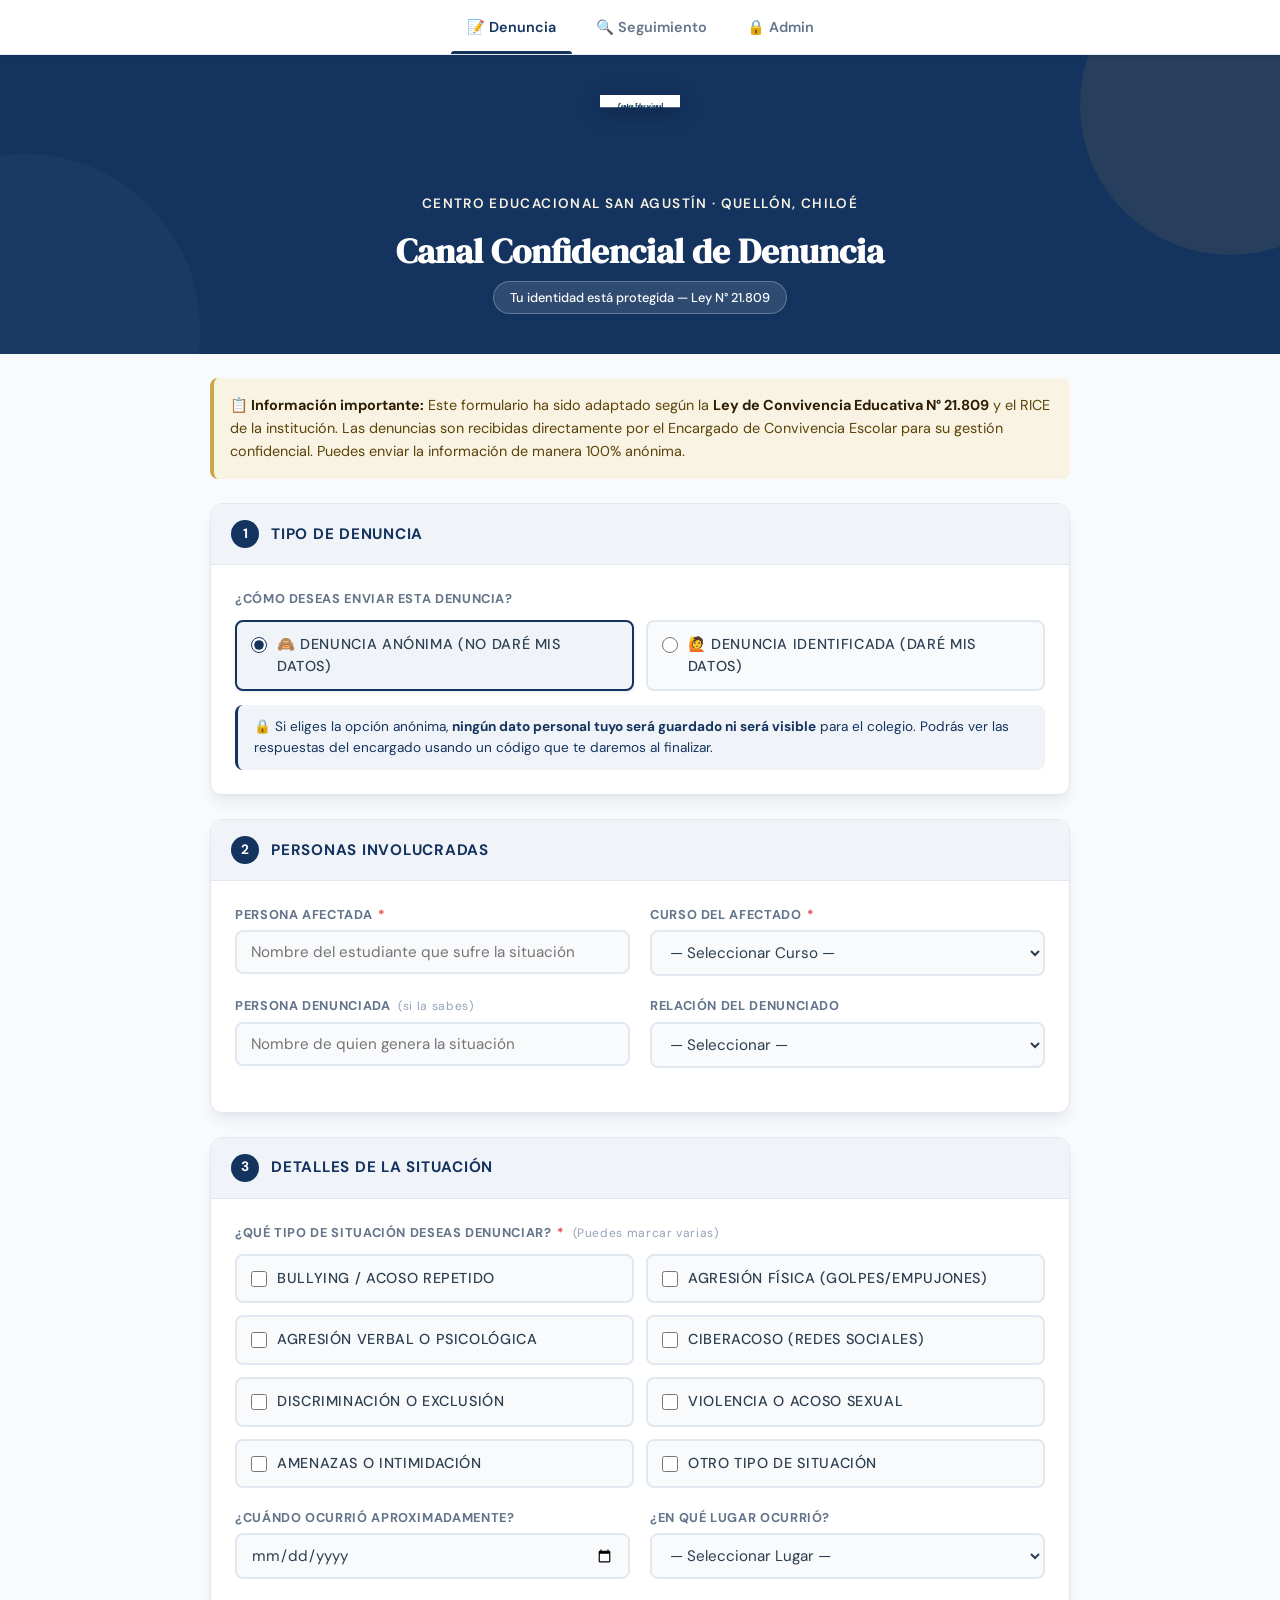
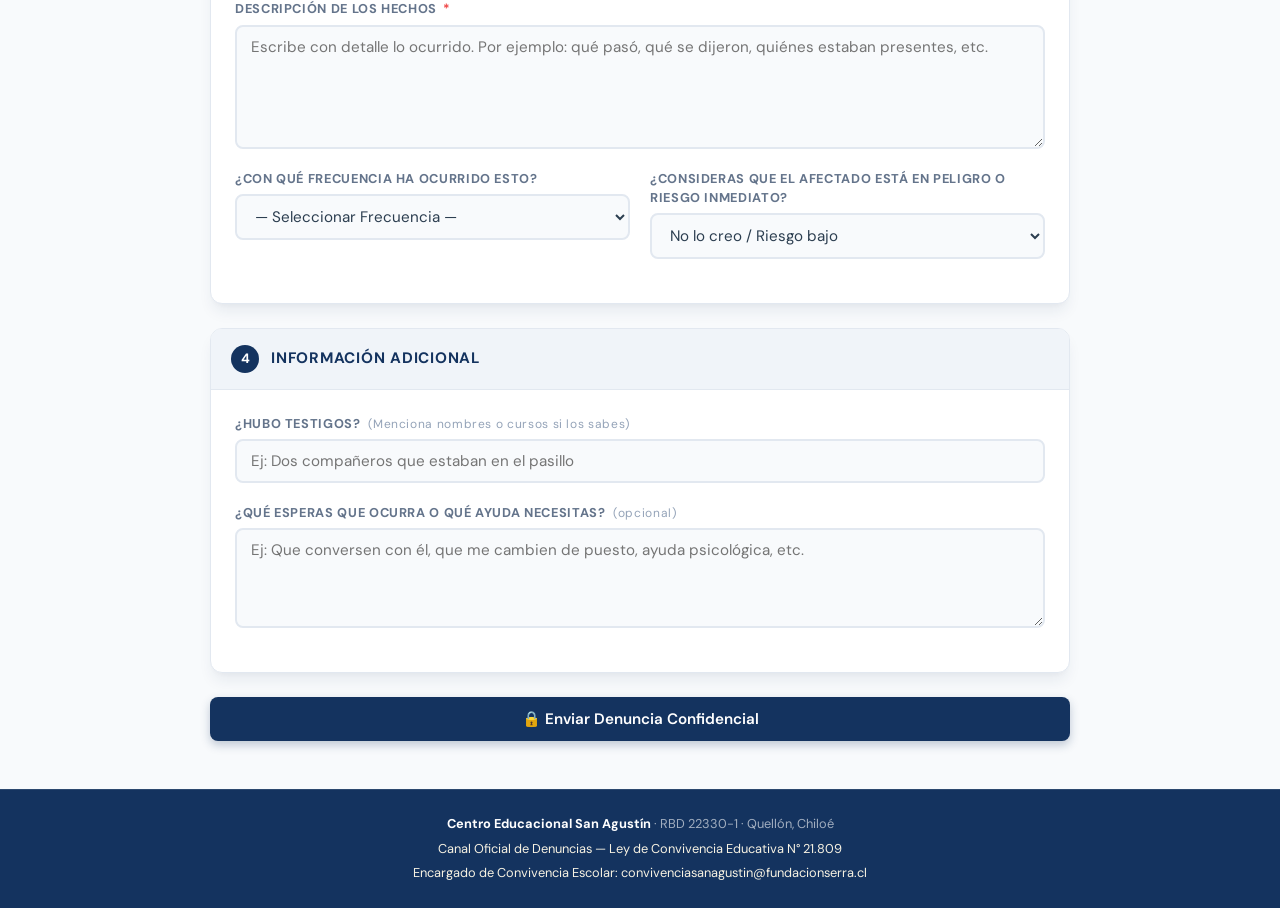
<file: index.html>
<!DOCTYPE html>
<html lang="es">
<head>
  <meta charset="UTF-8">
  <meta name="viewport" content="width=device-width, initial-scale=1.0">
  <title>Canal Confidencial de Denuncia — C.E. San Agustín</title>
  <link rel="stylesheet" href="style.css">
  <link rel="icon" type="image/png" href="logo.png">
  <link rel="apple-touch-icon" href="logo.png">
</head>
<body>

  <!-- NAVEGACIÓN PRINCIPAL (TABS) -->
  <nav class="navbar">
    <div class="nav-container">
      <div class="nav-menu">
        <button class="nav-link active" onclick="switchTab('denuncia')">📝 Denuncia</button>
        <button class="nav-link" onclick="switchTab('seguimiento')">🔍 Seguimiento</button>
        <button class="nav-link" onclick="switchTab('admin')">🔒 Admin</button>
      </div>
    </div>
  </nav>

  <!-- HEADER HERO -->
  <header class="header-hero">
    <div class="header-content">
      <img src="[data-uri]" alt="Logo C.E. San Agustín" class="logo-cole">
      <div class="subtitulo">Centro Educacional San Agustín · Quellón, Chiloé</div>
      <h1>Canal Confidencial de Denuncia</h1>
      <div class="badge-confidencial">Tu identidad está protegida — Ley N° 21.809</div>
    </div>
  </header>

  <!-- CONTENIDO PRINCIPAL -->
  <main class="main-content">

    <!-- 1. PESTAÑA: FORMULARIO DE DENUNCIA -->
    <section id="sec-denuncia" class="view-section active">
      <div class="info-banner">
        <strong>📋 Información importante:</strong> Este formulario ha sido adaptado según la <strong>Ley de Convivencia Educativa N° 21.809</strong> y el RICE de la institución. Las denuncias son recibidas directamente por el Encargado de Convivencia Escolar para su gestión confidencial. Puedes enviar la información de manera 100% anónima.
      </div>

      <div id="form-container">
        <!-- SECCIÓN A: ANONIMATO -->
        <div class="card-section">
          <div class="card-header">
            <div class="card-num">1</div>
            <h2 class="card-title">Tipo de Denuncia</h2>
          </div>
          <div class="card-body">
            <div class="form-group" style="margin-bottom:12px;">
              <label>¿Cómo deseas enviar esta denuncia?</label>
            </div>
            <div class="options-grid">
              <label class="option-card selected" id="opt-anonimo">
                <input type="radio" name="student-anonimo" value="true" checked onchange="toggleIdentidad(true)">
                <span>🙈 Denuncia Anónima (No daré mis datos)</span>
              </label>
              <label class="option-card" id="opt-identificado">
                <input type="radio" name="student-anonimo" value="false" onchange="toggleIdentidad(false)">
                <span>🙋 Denuncia Identificada (Daré mis datos)</span>
              </label>
            </div>

            <!-- Campos colapsables para datos del estudiante -->
            <div id="identidad-panel" class="collapse-panel">
              <div class="form-row">
                <div class="form-group" id="grp-nombre">
                  <label for="student-nombre">Nombre completo <span class="opc">(opcional)</span></label>
                  <input type="text" id="student-nombre" placeholder="Tu nombre y apellido">
                </div>
                <div class="form-group" id="grp-curso">
                  <label for="student-curso">Tu Curso <span class="opc">(opcional)</span></label>
                  <input type="text" id="student-curso" placeholder="Ej: 8° Básico B">
                </div>
              </div>
              <div class="form-row full">
                <div class="form-group">
                  <label for="student-correo">Correo electrónico <span class="opc">(para recibir respuestas directas)</span></label>
                  <input type="text" id="student-correo" placeholder="tu.correo@ejemplo.com">
                </div>
              </div>
            </div>

            <div class="alert-info-box">
              🔒 Si eliges la opción anónima, <strong>ningún dato personal tuyo será guardado ni será visible</strong> para el colegio. Podrás ver las respuestas del encargado usando un código que te daremos al finalizar.
            </div>
          </div>
        </div>

        <!-- SECCIÓN B: PERSONAS INVOLUCRADAS -->
        <div class="card-section">
          <div class="card-header">
            <div class="card-num">2</div>
            <h2 class="card-title">Personas Involucradas</h2>
          </div>
          <div class="card-body">
            <div class="form-row">
              <div class="form-group" id="grp-afectado-nombre">
                <label for="afectado-nombre">Persona Afectada <span class="req">*</span></label>
                <input type="text" id="afectado-nombre" placeholder="Nombre del estudiante que sufre la situación">
                <span class="field-error-msg">Por favor indica el nombre de la persona afectada.</span>
              </div>
              <div class="form-group" id="grp-afectado-curso">
                <label for="afectado-curso">Curso del Afectado <span class="req">*</span></label>
                <select id="afectado-curso">
                  <option value="">— Seleccionar Curso —</option>
                  <optgroup label="Educación Parvularia">
                    <option value="Pre Kinder">Pre Kinder</option>
                    <option value="Kinder">Kinder</option>
                  </optgroup>
                  <optgroup label="Enseñanza Básica">
                    <option value="1° Básico">1° Básico</option>
                    <option value="2° Básico">2° Básico</option>
                    <option value="3° Básico">3° Básico</option>
                    <option value="4° Básico">4° Básico</option>
                    <option value="5° Básico">5° Básico</option>
                    <option value="6° Básico">6° Básico</option>
                    <option value="7° Básico">7° Básico</option>
                    <option value="8° Básico">8° Básico</option>
                  </optgroup>
                  <optgroup label="Enseñanza Media">
                    <option value="1° Medio">1° Medio</option>
                    <option value="2° Medio">2° Medio</option>
                    <option value="3° Medio">3° Medio</option>
                    <option value="4° Medio">4° Medio</option>
                  </optgroup>
                  <option value="No sé / Prefiero no decir">No sé / Prefiero no decir</option>
                </select>
                <span class="field-error-msg">Por favor selecciona un curso.</span>
              </div>
            </div>

            <div class="form-row">
              <div class="form-group">
                <label for="acusado-nombre">Persona denunciada <span class="opc">(si la sabes)</span></label>
                <input type="text" id="acusado-nombre" placeholder="Nombre de quien genera la situación">
              </div>
              <div class="form-group">
                <label for="acusado-rol">Relación del denunciado</label>
                <select id="acusado-rol">
                  <option value="">— Seleccionar —</option>
                  <option value="Estudiante del mismo curso">Estudiante del mismo curso</option>
                  <option value="Estudiante de otro curso">Estudiante de otro curso</option>
                  <option value="Adulto / Personal del colegio">Adulto / Personal del colegio</option>
                  <option value="Persona externa al colegio">Persona externa al colegio</option>
                  <option value="No sé / Prefiero no decir">No sé / Prefiero no decir</option>
                </select>
              </div>
            </div>
          </div>
        </div>

        <!-- SECCIÓN C: DETALLES DE LA SITUACIÓN -->
        <div class="card-section">
          <div class="card-header">
            <div class="card-num">3</div>
            <h2 class="card-title">Detalles de la Situación</h2>
          </div>
          <div class="card-body">
            <div class="form-group" style="margin-bottom:12px;">
              <label>¿Qué tipo de situación deseas denunciar? <span class="req">*</span> <span class="opc">(Puedes marcar varias)</span></label>
            </div>
            <div class="options-grid" id="grp-tipos">
              <label class="option-card">
                <input type="checkbox" name="situacion-tipo" value="Bullying / Acoso escolar repetido">
                <span>Bullying / Acoso repetido</span>
              </label>
              <label class="option-card">
                <input type="checkbox" name="situacion-tipo" value="Agresión física (golpes, empujones)">
                <span>Agresión física (golpes/empujones)</span>
              </label>
              <label class="option-card">
                <input type="checkbox" name="situacion-tipo" value="Agresión verbal o psicológica">
                <span>Agresión verbal o psicológica</span>
              </label>
              <label class="option-card">
                <input type="checkbox" name="situacion-tipo" value="Ciberacoso (redes sociales, WhatsApp)">
                <span>Ciberacoso (redes sociales)</span>
              </label>
              <label class="option-card">
                <input type="checkbox" name="situacion-tipo" value="Discriminación o exclusión social">
                <span>Discriminación o exclusión</span>
              </label>
              <label class="option-card">
                <input type="checkbox" name="situacion-tipo" value="Violencia o acoso de índole sexual">
                <span>Violencia o acoso sexual</span>
              </label>
              <label class="option-card">
                <input type="checkbox" name="situacion-tipo" value="Amenazas o intimidación">
                <span>Amenazas o intimidación</span>
              </label>
              <label class="option-card">
                <input type="checkbox" name="situacion-tipo" value="Otro tipo de situación">
                <span>Otro tipo de situación</span>
              </label>
            </div>
            <div id="err-tipos" class="field-error-msg" style="margin-top:10px;">Debes seleccionar al menos un tipo de situación.</div>

            <div style="height:20px;"></div>

            <div class="form-row">
              <div class="form-group">
                <label for="fecha-hecho">¿Cuándo ocurrió aproximadamente?</label>
                <input type="date" id="fecha-hecho">
              </div>
              <div class="form-group">
                <label for="lugar-hecho">¿En qué lugar ocurrió?</label>
                <select id="lugar-hecho">
                  <option value="">— Seleccionar Lugar —</option>
                  <option value="Sala de clases">Sala de clases</option>
                  <option value="Patio / Área de recreación">Patio / Área de recreación</option>
                  <option value="Baños / Camarines">Baños / Camarines</option>
                  <option value="Pasillos o escalas">Pasillos o escalas</option>
                  <option value="En línea / Redes sociales">En línea / Redes sociales</option>
                  <option value="Fuera del establecimiento">Fuera del establecimiento</option>
                  <option value="Otro lugar">Otro lugar</option>
                </select>
              </div>
            </div>

            <div class="form-row full">
              <div class="form-group" id="grp-descripcion">
                <label for="descripcion-hechos">Descripción de los hechos <span class="req">*</span></label>
                <textarea id="descripcion-hechos" rows="5" placeholder="Escribe con detalle lo ocurrido. Por ejemplo: qué pasó, qué se dijeron, quiénes estaban presentes, etc."></textarea>
                <span class="field-error-msg">Por favor describe brevemente qué ocurrió.</span>
              </div>
            </div>

            <div class="form-row">
              <div class="form-group">
                <label for="frecuencia-hecho">¿Con qué frecuencia ha ocurrido esto?</label>
                <select id="frecuencia-hecho">
                  <option value="">— Seleccionar Frecuencia —</option>
                  <option value="Es la primera vez que ocurre">Es la primera vez que ocurre</option>
                  <option value="Ha ocurrido un par de veces">Ha ocurrido un par de veces</option>
                  <option value="Ocurre con frecuencia (semanalmente)">Ocurre con frecuencia (semanalmente)</option>
                  <option value="Lleva ocurriendo mucho tiempo (meses)">Lleva ocurriendo mucho tiempo (meses)</option>
                  <option value="No sé con certeza">No sé con certeza</option>
                </select>
              </div>
              <div class="form-group">
                <label for="riesgo-afectado">¿Consideras que el afectado está en peligro o riesgo inmediato?</label>
                <select id="riesgo-afectado">
                  <option value="Bajo / Sin riesgo inmediato">No lo creo / Riesgo bajo</option>
                  <option value="Medio / Requiere atención rápida">No estoy seguro / Riesgo medio</option>
                  <option value="Alto / Requiere atención urgente">Sí, está en riesgo inmediato / Riesgo alto</option>
                </select>
              </div>
            </div>
          </div>
        </div>

        <!-- SECCIÓN D: INFORMACIÓN ADICIONAL -->
        <div class="card-section">
          <div class="card-header">
            <div class="card-num">4</div>
            <h2 class="card-title">Información Adicional</h2>
          </div>
          <div class="card-body">
            <div class="form-row full">
              <div class="form-group">
                <label for="testigos-hechos">¿Hubo testigos? <span class="opc">(Menciona nombres o cursos si los sabes)</span></label>
                <input type="text" id="testigos-hechos" placeholder="Ej: Dos compañeros que estaban en el pasillo">
              </div>
            </div>
            <div class="form-row full">
              <div class="form-group">
                <label for="expectativa-resolucion">¿Qué esperas que ocurra o qué ayuda necesitas? <span class="opc">(opcional)</span></label>
                <textarea id="expectativa-resolucion" rows="3" placeholder="Ej: Que conversen con él, que me cambien de puesto, ayuda psicológica, etc."></textarea>
              </div>
            </div>
          </div>
        </div>

        <button class="btn btn-primary btn-block" onclick="submitDenuncia()">
          🔒 Enviar Denuncia Confidencial
        </button>
      </div>

      <!-- Pantalla de Éxito al enviar -->
      <div id="success-container" style="display:none;">
        <div class="card-section success-screen">
          <span class="success-icon">🎉</span>
          <h2>¡Denuncia Recibida con Éxito!</h2>
          <p>
            Tu denuncia ha sido guardada directamente de manera confidencial en el sistema de Convivencia Escolar. Se ha generado un código único para que puedas seguir el estado de tu caso de forma anónima:
          </p>

          <div class="tracking-code-box">
            <div class="tracking-code-title">Código de Seguimiento</div>
            <div class="tracking-code-value" id="display-tracking-code">CSA-1234</div>
            <div class="tracking-code-desc">
              ⚠️ Guarde este código muy bien. Es la única forma en que podrá revisar las respuestas de Convivencia Escolar sin tener que dar su nombre.
            </div>
          </div>

          <button class="btn btn-secondary" onclick="resetForm()">
            Crear otra denuncia
          </button>
        </div>
      </div>
    </section>

    <!-- 2. PESTAÑA: SEGUIMIENTO DE DENUNCIAS -->
    <section id="sec-seguimiento" class="view-section">
      <div class="card-section tracking-search-card">
        <h2>Consulta el Estado de tu Caso</h2>
        <p>Ingresa el código único que recibiste al enviar tu denuncia para ver su estado actual y las respuestas de Convivencia Escolar.</p>
        
        <div class="tracking-input-wrapper">
          <input type="text" id="input-tracking-code" placeholder="Ej: CSA-ABCD" style="text-align:center; font-family:monospace; font-weight:bold; font-size:1.2rem; letter-spacing:1px;">
          <button class="btn btn-primary" onclick="buscarSeguimiento()">🔍 Buscar</button>
        </div>
        <div id="tracking-error" style="color:var(--danger); font-size:0.85rem; font-weight:600; display:none; margin-top:8px;">Código no encontrado. Revisa si está bien escrito.</div>
      </div>

      <!-- Resultados del Seguimiento -->
      <div id="tracking-results" style="display:none;" class="tracking-result-box">
        <div class="tracking-result-header">
          <div class="tracking-meta">
            <h3 id="result-code">CASO CSA-XXXX</h3>
            <span id="result-date">Fecha de envío: 02/06/2026</span>
          </div>
          <div>
            <span class="badge" id="result-status">Recibido</span>
          </div>
        </div>

        <div class="detail-grid" style="margin-bottom:12px;">
          <div class="detail-block">
            <h4>Afectado/a</h4>
            <p id="result-afectado">Juan Pérez (8° Básico B)</p>
          </div>
          <div class="detail-block">
            <h4>Tipo de Situación</h4>
            <p id="result-tipo">Bullying / Acoso escolar</p>
          </div>
        </div>

        <div class="detail-grid">
          <div class="detail-block full">
            <h4>Descripción de los hechos</h4>
            <p id="result-desc" style="background:var(--bg); padding:10px; border-radius:var(--radius-sm); border:1px solid var(--border); font-size:0.9rem;">Detalles...</p>
          </div>
        </div>

        <!-- Respuesta del Encargado -->
        <div class="reply-container" id="result-reply-box">
          <div class="reply-header">
            <span>Respuesta de Convivencia Escolar</span>
            <span id="result-reply-date" style="font-weight:normal; color:var(--text-muted);">02/06/2026</span>
          </div>
          <div class="reply-body" id="result-reply-text">
            Su caso se encuentra en revisión. Nos pondremos en contacto prontamente mediante este portal o citando a las partes correspondientes de acuerdo al RICE.
          </div>
        </div>
      </div>
    </section>

    <!-- 3. PESTAÑA: PANEL DE ADMINISTRACIÓN -->
    <section id="sec-admin" class="view-section">
      
      <!-- Vista de Login -->
      <div id="admin-login-view" class="card-section login-card">
        <h2>Panel del Coordinador</h2>
        <p>Inicia sesión para gestionar las denuncias de convivencia educativa.</p>
        
        <div class="form-group" style="margin-bottom:16px;">
          <label for="admin-password">Contraseña de acceso</label>
          <input type="password" id="admin-password" placeholder="Ingresa la contraseña" onkeypress="handleLoginKeyPress(event)">
          <div id="login-error" style="color:var(--danger); font-size:0.85rem; font-weight:600; display:none; margin-top:6px;">Contraseña incorrecta. Inténtalo de nuevo.</div>
        </div>
        
        <button class="btn btn-primary btn-block" onclick="intentarLogin()">
          🔑 Entrar al Panel
        </button>
      </div>

      <!-- Vista del Dashboard (Escondido hasta iniciar sesión) -->
      <div id="admin-dashboard-view" style="display:none;">
        <div style="display:flex; justify-content:space-between; align-items:center; margin-bottom:20px;">
          <h2 style="font-family:'DM Serif Display', serif; color:var(--primary);">Gestión de Denuncas y Casos</h2>
          <button class="btn btn-secondary btn-header-admin" onclick="logoutAdmin()">Cerrar Sesión</button>
        </div>

        <!-- Tarjetas de resumen -->
        <div class="dashboard-summary-cards">
          <div class="summary-card">
            <span class="summary-card-num" id="stat-totales">0</span>
            <span class="summary-card-label">Casos Totales</span>
          </div>
          <div class="summary-card" style="border-top:3px solid var(--warning);">
            <span class="summary-card-num" id="stat-pendientes" style="color:var(--warning);">0</span>
            <span class="summary-card-label">En Revisión</span>
          </div>
          <div class="summary-card" style="border-top:3px solid var(--success);">
            <span class="summary-card-num" id="stat-resueltos" style="color:var(--success);">0</span>
            <span class="summary-card-label">Resueltos / Cerrados</span>
          </div>
        </div>

        <div class="admin-dashboard">
          
          <!-- Lista de casos (Izquierda) -->
          <div class="admin-sidebar">
            <h3 class="sidebar-title">Bandeja de Casos</h3>
            <div class="admin-cases-list" id="admin-cases-container">
              <!-- Cargado dinámicamente -->
              <div class="admin-no-case" style="min-height:200px;">
                <span>📂</span>
                <p style="font-size:0.85rem;">No hay denuncias registradas.</p>
              </div>
            </div>
          </div>

          <!-- Detalle de caso seleccionado (Derecha) -->
          <div class="admin-case-detail" id="admin-detail-container">
            <div class="admin-no-case">
              <span>👈</span>
              <h3>Selecciona un caso</h3>
              <p>Haz clic en uno de los casos del panel de la izquierda para ver su contenido y gestionarlo.</p>
            </div>
          </div>

        </div>
      </div>

    </section>

  </main>

  <!-- FOOTER -->
  <footer>
    <strong style="color:white">Centro Educacional San Agustín</strong> · RBD 22330-1 · Quellón, Chiloé<br>
    <span>Canal Oficial de Denuncias — Ley de Convivencia Educativa N° 21.809</span>
    <span>Encargado de Convivencia Escolar: convivenciasanagustin@fundacionserra.cl</span>
  </footer>

  <script src="app.js"></script>
</body>
</html>
</file>
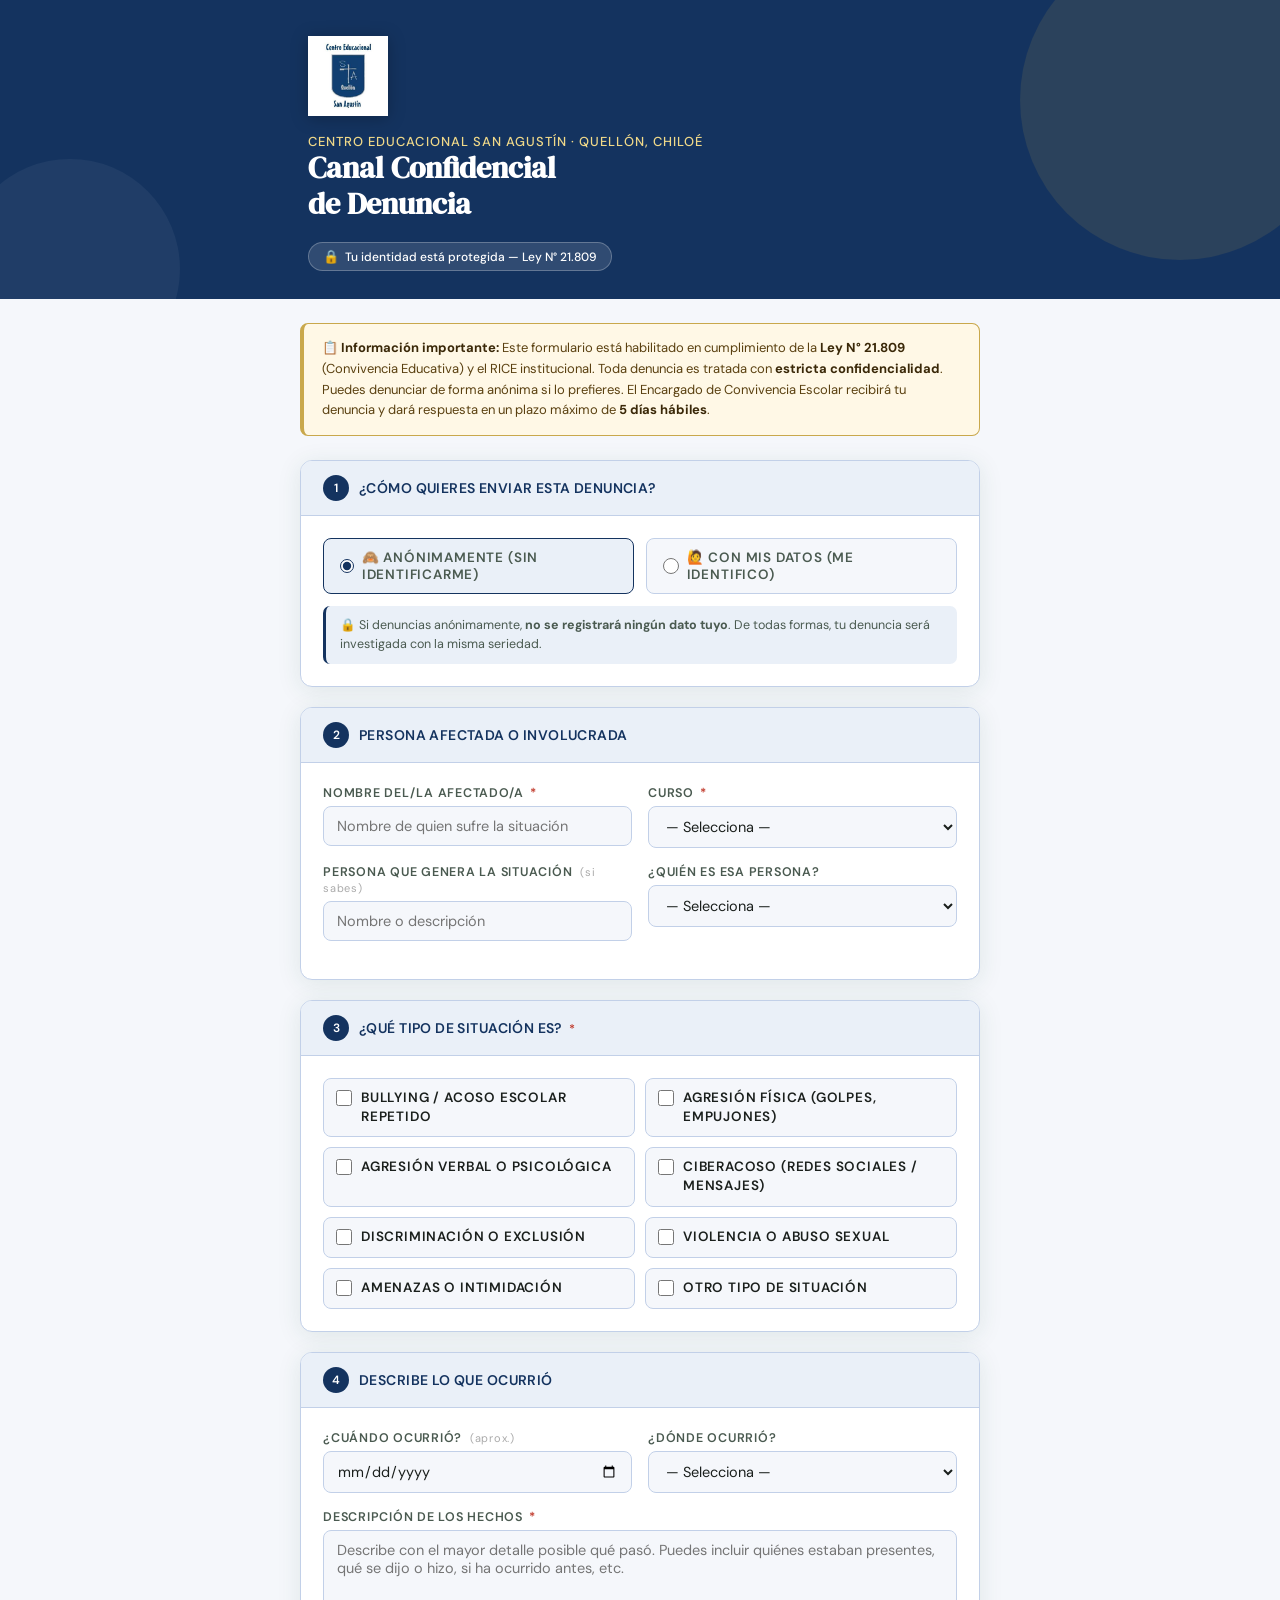
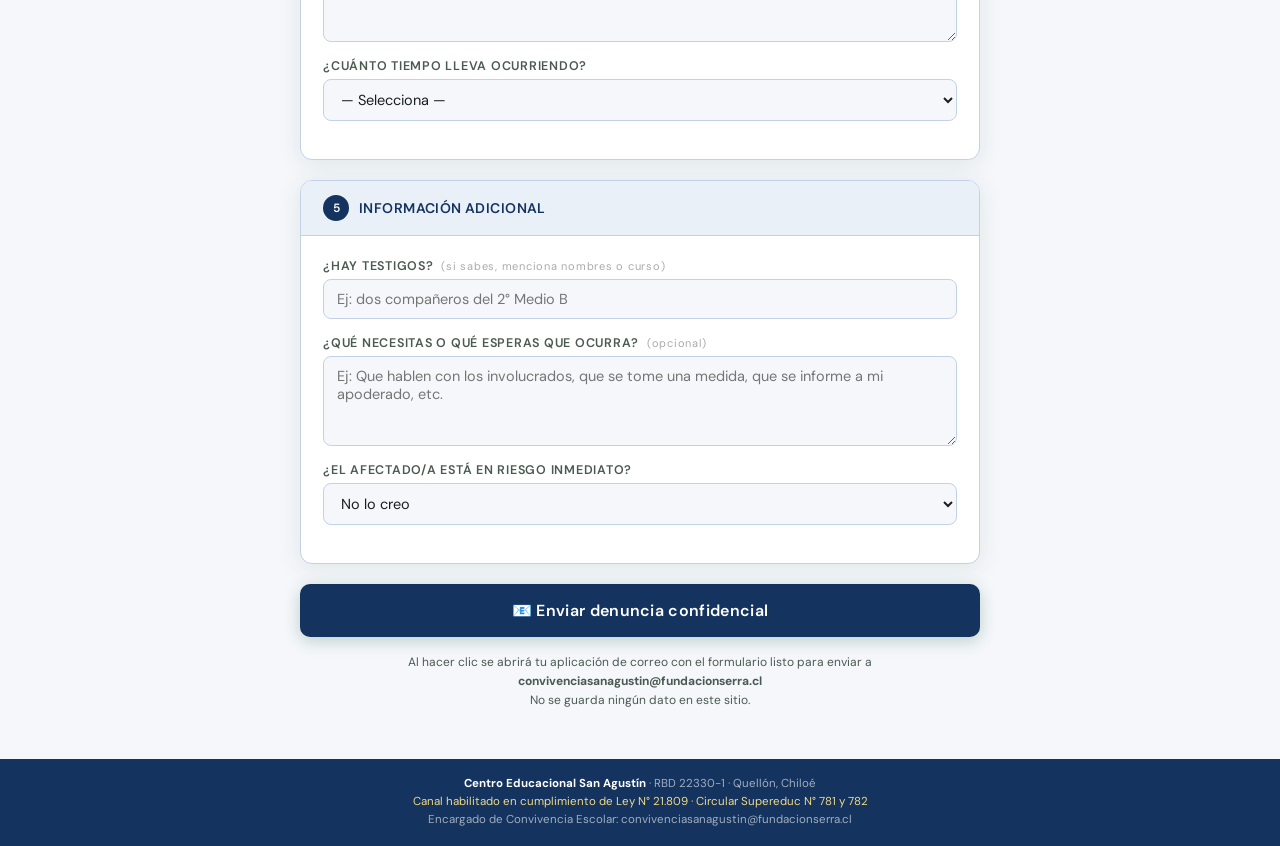
<file: canal denuncia sanagustin.html>
<!DOCTYPE html>
<html lang="es">
<head>
<meta charset="UTF-8">
<meta name="viewport" content="width=device-width, initial-scale=1.0">
<title>Canal Confidencial de Denuncia — C.E. San Agustín</title>
<link href="https://fonts.googleapis.com/css2?family=DM+Serif+Display:ital@0;1&family=DM+Sans:wght@300;400;500;600&display=swap" rel="stylesheet">
<style>
  :root {
    --verde: #14335f;
    --verde-claro: #1e4a85;
    --verde-suave: #eaf0f8;
    --dorado: #c9a84c;
    --dorado-claro: #f0d989;
    --texto: #1a1f1c;
    --texto-suave: #4a5a50;
    --borde: #c2d0e8;
    --fondo: #f5f7fb;
    --blanco: #ffffff;
    --rojo: #c0392b;
    --sombra: 0 4px 24px rgba(26,92,56,0.10);
  }

  *, *::before, *::after { box-sizing: border-box; margin: 0; padding: 0; }

  body {
    font-family: 'DM Sans', sans-serif;
    background: var(--fondo);
    color: var(--texto);
    min-height: 100vh;
    display: flex;
    flex-direction: column;
    align-items: center;
  }

  /* HEADER */
  .header {
    width: 100%;
    background: var(--verde);
    padding: 0;
    position: relative;
    overflow: hidden;
  }
  .header::before {
    content: '';
    position: absolute;
    right: -60px; top: -60px;
    width: 320px; height: 320px;
    border-radius: 50%;
    background: rgba(201,168,76,0.12);
    pointer-events: none;
  }
  .header::after {
    content: '';
    position: absolute;
    left: -40px; bottom: -80px;
    width: 220px; height: 220px;
    border-radius: 50%;
    background: rgba(255,255,255,0.05);
    pointer-events: none;
  }
  .header-inner {
    max-width: 720px;
    margin: 0 auto;
    padding: 36px 28px 28px;
    position: relative;
    z-index: 1;
  }

  .header h1 {
    font-family: 'DM Serif Display', serif;
    font-size: clamp(22px, 4vw, 30px);
    color: var(--blanco);
    line-height: 1.2;
    margin-bottom: 6px;
  }
  .header .subtitulo {
    color: var(--dorado-claro);
    font-size: 13px;
    font-weight: 500;
    letter-spacing: 0.08em;
    text-transform: uppercase;
  }
  .badge-confidencial {
    display: inline-flex;
    align-items: center;
    gap: 6px;
    background: rgba(255,255,255,0.12);
    border: 1px solid rgba(255,255,255,0.25);
    border-radius: 20px;
    padding: 5px 14px;
    font-size: 12px;
    color: var(--blanco);
    margin-top: 14px;
    font-weight: 500;
  }
  .badge-confidencial::before { content: '🔒'; font-size: 13px; }

  /* AVISO LEGAL */
  .aviso {
    max-width: 720px;
    width: 100%;
    margin: 24px auto 0;
    padding: 0 20px;
  }
  .aviso-box {
    background: #fff8e6;
    border: 1px solid var(--dorado);
    border-left: 4px solid var(--dorado);
    border-radius: 8px;
    padding: 14px 18px;
    font-size: 13px;
    color: #5a4010;
    line-height: 1.6;
  }
  .aviso-box strong { color: #3a2808; }

  /* FORM CONTAINER */
  .form-wrap {
    max-width: 720px;
    width: 100%;
    margin: 24px auto 48px;
    padding: 0 20px;
  }

  .section-card {
    background: var(--blanco);
    border-radius: 12px;
    border: 1px solid var(--borde);
    box-shadow: var(--sombra);
    margin-bottom: 20px;
    overflow: hidden;
    animation: fadeUp 0.4s ease both;
  }
  .section-card:nth-child(2) { animation-delay: 0.07s; }
  .section-card:nth-child(3) { animation-delay: 0.14s; }
  .section-card:nth-child(4) { animation-delay: 0.21s; }
  .section-card:nth-child(5) { animation-delay: 0.28s; }

  @keyframes fadeUp {
    from { opacity: 0; transform: translateY(16px); }
    to   { opacity: 1; transform: translateY(0); }
  }

  .section-header {
    background: var(--verde-suave);
    border-bottom: 1px solid var(--borde);
    padding: 14px 22px;
    display: flex;
    align-items: center;
    gap: 10px;
  }
  .section-num {
    width: 26px; height: 26px;
    background: var(--verde);
    color: white;
    border-radius: 50%;
    display: flex; align-items: center; justify-content: center;
    font-size: 12px;
    font-weight: 600;
    flex-shrink: 0;
  }
  .section-title {
    font-weight: 600;
    font-size: 14px;
    color: var(--verde);
    letter-spacing: 0.03em;
    text-transform: uppercase;
  }

  .section-body { padding: 22px; }

  .field-row {
    display: grid;
    grid-template-columns: 1fr 1fr;
    gap: 16px;
    margin-bottom: 16px;
  }
  .field-row.full { grid-template-columns: 1fr; }
  @media (max-width: 520px) {
    .field-row { grid-template-columns: 1fr; }
  }

  .field { display: flex; flex-direction: column; gap: 5px; }

  label {
    font-size: 12.5px;
    font-weight: 600;
    color: var(--texto-suave);
    text-transform: uppercase;
    letter-spacing: 0.06em;
  }
  label .req { color: var(--rojo); margin-left: 2px; }
  label .opc { color: #aaa; font-weight: 400; text-transform: none; font-size: 11px; margin-left: 4px; }

  input[type="text"],
  input[type="date"],
  select,
  textarea {
    font-family: 'DM Sans', sans-serif;
    font-size: 14.5px;
    border: 1.5px solid var(--borde);
    border-radius: 8px;
    padding: 10px 13px;
    color: var(--texto);
    background: var(--fondo);
    transition: border-color 0.2s, box-shadow 0.2s;
    outline: none;
    width: 100%;
  }
  input:focus, select:focus, textarea:focus {
    border-color: var(--verde-claro);
    box-shadow: 0 0 0 3px rgba(45,138,88,0.12);
    background: var(--blanco);
  }
  textarea { resize: vertical; min-height: 90px; }

  /* Checkboxes de tipo acoso */
  .check-grid {
    display: grid;
    grid-template-columns: 1fr 1fr;
    gap: 10px;
  }
  @media (max-width: 480px) { .check-grid { grid-template-columns: 1fr; } }

  .check-item {
    display: flex;
    align-items: flex-start;
    gap: 9px;
    cursor: pointer;
    background: var(--fondo);
    border: 1.5px solid var(--borde);
    border-radius: 8px;
    padding: 10px 12px;
    transition: border-color 0.2s, background 0.2s;
    font-size: 13.5px;
    color: var(--texto);
    line-height: 1.4;
  }
  .check-item:hover { border-color: var(--verde-claro); background: var(--verde-suave); }
  .check-item input[type="checkbox"] {
    width: 16px; height: 16px;
    margin-top: 1px;
    accent-color: var(--verde);
    flex-shrink: 0;
    cursor: pointer;
    border: none;
    padding: 0;
    background: none;
  }
  .check-item.checked {
    border-color: var(--verde);
    background: var(--verde-suave);
  }

  /* Radio buttons anonimato */
  .radio-group { display: flex; gap: 12px; flex-wrap: wrap; }
  .radio-item {
    display: flex; align-items: center; gap: 8px;
    cursor: pointer;
    background: var(--fondo);
    border: 1.5px solid var(--borde);
    border-radius: 8px;
    padding: 10px 16px;
    font-size: 13.5px;
    transition: all 0.2s;
    flex: 1; min-width: 140px;
  }
  .radio-item:hover { border-color: var(--verde-claro); background: var(--verde-suave); }
  .radio-item input[type="radio"] {
    accent-color: var(--verde);
    width: 16px; height: 16px;
    cursor: pointer;
    border: none; padding: 0; background: none;
  }
  .radio-item.selected { border-color: var(--verde); background: var(--verde-suave); }

  /* Campos opcionales denunciante */
  #bloque-identidad {
    overflow: hidden;
    transition: max-height 0.35s ease, opacity 0.3s;
    max-height: 0;
    opacity: 0;
  }
  #bloque-identidad.visible {
    max-height: 300px;
    opacity: 1;
  }

  /* Nota anonimato */
  .nota-anonimo {
    font-size: 12.5px;
    color: var(--texto-suave);
    background: var(--verde-suave);
    border-radius: 7px;
    padding: 10px 14px;
    margin-top: 12px;
    line-height: 1.5;
    border-left: 3px solid var(--verde);
  }

  /* BOTÓN ENVIAR */
  .btn-enviar {
    width: 100%;
    background: var(--verde);
    color: var(--blanco);
    border: none;
    border-radius: 10px;
    padding: 16px 24px;
    font-family: 'DM Sans', sans-serif;
    font-size: 16px;
    font-weight: 600;
    cursor: pointer;
    display: flex;
    align-items: center;
    justify-content: center;
    gap: 10px;
    transition: background 0.2s, transform 0.1s, box-shadow 0.2s;
    box-shadow: 0 4px 16px rgba(26,92,56,0.25);
    letter-spacing: 0.02em;
    margin-bottom: 16px;
  }
  .btn-enviar:hover {
    background: var(--verde-claro);
    box-shadow: 0 6px 20px rgba(26,92,56,0.35);
    transform: translateY(-1px);
  }
  .btn-enviar:active { transform: translateY(0); }

  .nota-envio {
    font-size: 12px;
    color: var(--texto-suave);
    text-align: center;
    line-height: 1.6;
    padding: 0 8px;
  }

  /* CONFIRMACIÓN */
  #confirmacion {
    display: none;
    background: var(--blanco);
    border-radius: 12px;
    border: 1px solid var(--borde);
    box-shadow: var(--sombra);
    padding: 36px 28px;
    text-align: center;
    margin-bottom: 20px;
  }
  #confirmacion .icono-ok {
    font-size: 48px;
    margin-bottom: 16px;
    display: block;
  }
  #confirmacion h2 {
    font-family: 'DM Serif Display', serif;
    font-size: 22px;
    color: var(--verde);
    margin-bottom: 10px;
  }
  #confirmacion p {
    font-size: 14px;
    color: var(--texto-suave);
    line-height: 1.7;
    max-width: 480px;
    margin: 0 auto 20px;
  }
  .btn-nueva {
    background: var(--verde-suave);
    color: var(--verde);
    border: 1.5px solid var(--verde);
    border-radius: 8px;
    padding: 10px 24px;
    font-family: 'DM Sans', sans-serif;
    font-size: 14px;
    font-weight: 600;
    cursor: pointer;
    transition: all 0.2s;
  }
  .btn-nueva:hover { background: var(--verde); color: white; }

  /* FOOTER */
  footer {
    width: 100%;
    background: var(--verde);
    color: rgba(255,255,255,0.6);
    font-size: 11.5px;
    text-align: center;
    padding: 16px 20px;
    line-height: 1.6;
    margin-top: auto;
  }
  footer span { color: var(--dorado-claro); }

  /* ERROR inline */
  .error-msg {
    font-size: 12px;
    color: var(--rojo);
    margin-top: 3px;
    display: none;
  }
  .field.invalid input,
  .field.invalid textarea,
  .field.invalid select {
    border-color: var(--rojo);
  }
  .field.invalid .error-msg { display: block; }
</style>
</head>
<body>

<!-- HEADER -->
<header class="header">
  <div class="header-inner">
    <img src="[data-uri]" alt="Logo C.E. San Agustín" style="width:80px;height:80px;object-fit:contain;margin-bottom:12px;filter:drop-shadow(0 2px 8px rgba(0,0,0,0.25));">
    <div class="subtitulo">Centro Educacional San Agustín · Quellón, Chiloé</div>
    <h1>Canal Confidencial<br>de Denuncia</h1>
    <div class="badge-confidencial">Tu identidad está protegida — Ley N° 21.809</div>
  </div>
</header>

<!-- AVISO LEGAL -->
<div class="aviso">
  <div class="aviso-box">
    <strong>📋 Información importante:</strong> Este formulario está habilitado en cumplimiento de la <strong>Ley N° 21.809</strong> (Convivencia Educativa) y el RICE institucional. Toda denuncia es tratada con <strong>estricta confidencialidad</strong>. Puedes denunciar de forma anónima si lo prefieres. El Encargado de Convivencia Escolar recibirá tu denuncia y dará respuesta en un plazo máximo de <strong>5 días hábiles</strong>.
  </div>
</div>

<!-- FORMULARIO -->
<div class="form-wrap">
  <div id="formulario-container">

    <!-- SECCIÓN 1: ¿QUIÉN REPORTA? -->
    <div class="section-card">
      <div class="section-header">
        <div class="section-num">1</div>
        <div class="section-title">¿Cómo quieres enviar esta denuncia?</div>
      </div>
      <div class="section-body">
        <div class="radio-group" id="radio-anonimo">
          <label class="radio-item" id="lbl-anonimo">
            <input type="radio" name="anonimo" value="anonimo" checked onchange="toggleIdentidad(this)">
            🙈 Anónimamente (sin identificarme)
          </label>
          <label class="radio-item" id="lbl-identificado">
            <input type="radio" name="anonimo" value="identificado" onchange="toggleIdentidad(this)">
            🙋 Con mis datos (me identifico)
          </label>
        </div>

        <div id="bloque-identidad">
          <div style="height:14px"></div>
          <div class="field-row">
            <div class="field" id="f-nombre">
              <label>Nombre completo <span class="opc">(opcional)</span></label>
              <input type="text" id="nombre" placeholder="Tu nombre y apellido">
            </div>
            <div class="field" id="f-curso">
              <label>Curso <span class="opc">(opcional)</span></label>
              <input type="text" id="curso-denunciante" placeholder="Ej: 2° Medio A">
            </div>
          </div>
          <div class="field-row full">
            <div class="field">
              <label>Correo electrónico <span class="opc">(para recibir respuesta)</span></label>
              <input type="text" id="correo" placeholder="tu.correo@gmail.com">
            </div>
          </div>
        </div>

        <div class="nota-anonimo">
          🔒 Si denuncias anónimamente, <strong>no se registrará ningún dato tuyo</strong>. De todas formas, tu denuncia será investigada con la misma seriedad.
        </div>
      </div>
    </div>

    <!-- SECCIÓN 2: ¿QUIÉN ES AFECTADO? -->
    <div class="section-card">
      <div class="section-header">
        <div class="section-num">2</div>
        <div class="section-title">Persona afectada o involucrada</div>
      </div>
      <div class="section-body">
        <div class="field-row">
          <div class="field" id="f-afectado-nombre">
            <label>Nombre del/la afectado/a <span class="req">*</span></label>
            <input type="text" id="afectado-nombre" placeholder="Nombre de quien sufre la situación">
            <span class="error-msg">Por favor indica el nombre del/la afectado/a.</span>
          </div>
          <div class="field" id="f-afectado-curso">
            <label>Curso <span class="req">*</span></label>
            <select id="afectado-curso">
              <option value="">— Selecciona —</option>
              <optgroup label="Educación Parvularia">
                <option>Pre Kinder</option>
                <option>Kinder</option>
              </optgroup>
              <optgroup label="Enseñanza Básica">
                <option>1° Básico</option>
                <option>2° Básico</option>
                <option>3° Básico</option>
                <option>4° Básico</option>
                <option>5° Básico</option>
                <option>6° Básico</option>
                <option>7° Básico</option>
                <option>8° Básico</option>
              </optgroup>
              <optgroup label="Enseñanza Media">
                <option>1° Medio</option>
                <option>2° Medio</option>
                <option>3° Medio</option>
                <option>4° Medio</option>
              </optgroup>
              <option>No sé / Prefiero no decir</option>
            </select>
            <span class="error-msg">Selecciona un curso.</span>
          </div>
        </div>
        <div class="field-row">
          <div class="field" id="f-agresor">
            <label>Persona que genera la situación <span class="opc">(si sabes)</span></label>
            <input type="text" id="agresor" placeholder="Nombre o descripción">
          </div>
          <div class="field">
            <label>¿Quién es esa persona?</label>
            <select id="tipo-agresor">
              <option value="">— Selecciona —</option>
              <option>Estudiante del mismo curso</option>
              <option>Estudiante de otro curso</option>
              <option>Adulto del establecimiento</option>
              <option>Persona externa al colegio</option>
              <option>No sé / Prefiero no decir</option>
            </select>
          </div>
        </div>
      </div>
    </div>

    <!-- SECCIÓN 3: TIPO DE SITUACIÓN -->
    <div class="section-card">
      <div class="section-header">
        <div class="section-num">3</div>
        <div class="section-title">¿Qué tipo de situación es? <span style="color:var(--rojo);font-size:12px;margin-left:4px;">*</span></div>
      </div>
      <div class="section-body">
        <div class="check-grid" id="check-tipos">
          <label class="check-item">
            <input type="checkbox" name="tipo" value="Bullying / Acoso escolar repetido"> Bullying / Acoso escolar repetido
          </label>
          <label class="check-item">
            <input type="checkbox" name="tipo" value="Agresión física (golpes, empujones)"> Agresión física (golpes, empujones)
          </label>
          <label class="check-item">
            <input type="checkbox" name="tipo" value="Agresión verbal o psicológica"> Agresión verbal o psicológica
          </label>
          <label class="check-item">
            <input type="checkbox" name="tipo" value="Ciberacoso (por redes sociales o mensajes)"> Ciberacoso (redes sociales / mensajes)
          </label>
          <label class="check-item">
            <input type="checkbox" name="tipo" value="Discriminación o exclusión"> Discriminación o exclusión
          </label>
          <label class="check-item">
            <input type="checkbox" name="tipo" value="Violencia o abuso sexual"> Violencia o abuso sexual
          </label>
          <label class="check-item">
            <input type="checkbox" name="tipo" value="Amenazas o intimidación"> Amenazas o intimidación
          </label>
          <label class="check-item">
            <input type="checkbox" name="tipo" value="Otro tipo de situación"> Otro tipo de situación
          </label>
        </div>
        <div id="error-tipo" style="font-size:12px;color:var(--rojo);margin-top:10px;display:none;">Selecciona al menos una situación.</div>
      </div>
    </div>

    <!-- SECCIÓN 4: DESCRIPCIÓN -->
    <div class="section-card">
      <div class="section-header">
        <div class="section-num">4</div>
        <div class="section-title">Describe lo que ocurrió</div>
      </div>
      <div class="section-body">
        <div class="field-row">
          <div class="field" id="f-fecha">
            <label>¿Cuándo ocurrió? <span class="opc">(aprox.)</span></label>
            <input type="date" id="fecha-hecho">
          </div>
          <div class="field">
            <label>¿Dónde ocurrió?</label>
            <select id="lugar">
              <option value="">— Selecciona —</option>
              <option>Sala de clases</option>
              <option>Patio / recreo</option>
              <option>Baños</option>
              <option>Pasillo</option>
              <option>Fuera del colegio</option>
              <option>En línea / redes sociales</option>
              <option>Otro lugar</option>
            </select>
          </div>
        </div>
        <div class="field-row full">
          <div class="field" id="f-descripcion">
            <label>Descripción de los hechos <span class="req">*</span></label>
            <textarea id="descripcion" rows="5" placeholder="Describe con el mayor detalle posible qué pasó. Puedes incluir quiénes estaban presentes, qué se dijo o hizo, si ha ocurrido antes, etc."></textarea>
            <span class="error-msg">Por favor describe brevemente lo que ocurrió.</span>
          </div>
        </div>
        <div class="field-row full">
          <div class="field">
            <label>¿Cuánto tiempo lleva ocurriendo?</label>
            <select id="frecuencia">
              <option value="">— Selecciona —</option>
              <option>Es la primera vez que ocurre</option>
              <option>Ha ocurrido algunas veces</option>
              <option>Ocurre frecuentemente (semanas)</option>
              <option>Lleva meses ocurriendo</option>
              <option>No sé con exactitud</option>
            </select>
          </div>
        </div>
      </div>
    </div>

    <!-- SECCIÓN 5: TESTIGOS Y EVIDENCIAS -->
    <div class="section-card">
      <div class="section-header">
        <div class="section-num">5</div>
        <div class="section-title">Información adicional</div>
      </div>
      <div class="section-body">
        <div class="field-row full">
          <div class="field">
            <label>¿Hay testigos? <span class="opc">(si sabes, menciona nombres o curso)</span></label>
            <input type="text" id="testigos" placeholder="Ej: dos compañeros del 2° Medio B">
          </div>
        </div>
        <div class="field-row full">
          <div class="field">
            <label>¿Qué necesitas o qué esperas que ocurra? <span class="opc">(opcional)</span></label>
            <textarea id="solicitud" rows="3" placeholder="Ej: Que hablen con los involucrados, que se tome una medida, que se informe a mi apoderado, etc."></textarea>
          </div>
        </div>
        <div class="field-row full">
          <div class="field">
            <label>¿El afectado/a está en riesgo inmediato?</label>
            <select id="riesgo">
              <option value="No lo creo">No lo creo</option>
              <option value="No estoy seguro/a">No estoy seguro/a</option>
              <option value="Sí, creo que sí">Sí, creo que está en riesgo</option>
            </select>
          </div>
        </div>
      </div>
    </div>

    <!-- BOTÓN ENVIAR -->
    <button class="btn-enviar" onclick="enviarDenuncia()">
      📧 Enviar denuncia confidencial
    </button>
    <p class="nota-envio">
      Al hacer clic se abrirá tu aplicación de correo con el formulario listo para enviar a<br>
      <strong>convivenciasanagustin@fundacionserra.cl</strong><br>
      No se guarda ningún dato en este sitio.
    </p>

  </div><!-- /formulario-container -->

  <!-- CONFIRMACIÓN -->
  <div id="confirmacion">
    <span class="icono-ok">✅</span>
    <h2>¡Tu denuncia está lista para enviar!</h2>
    <p>
      Se abrió tu correo con la denuncia preparada. Solo debes hacer clic en <strong>Enviar</strong> en tu aplicación de correo.<br><br>
      El Encargado de Convivencia Escolar la recibirá de forma confidencial y dará respuesta en un plazo de <strong>5 días hábiles</strong>.<br><br>
      Si la situación es urgente, acude directamente a la Dirección o llama al número de emergencias del establecimiento.
    </p>
    <button class="btn-nueva" onclick="nuevaDenuncia()">Enviar otra denuncia</button>
  </div>

</div><!-- /form-wrap -->

<footer>
  <strong style="color:white">Centro Educacional San Agustín</strong> · RBD 22330-1 · Quellón, Chiloé<br>
  <span>Canal habilitado en cumplimiento de Ley N° 21.809 · Circular Supereduc N° 781 y 782</span><br>
  Encargado de Convivencia Escolar: convivenciasanagustin@fundacionserra.cl
</footer>

<script>
  // Toggle checkboxes visual
  document.querySelectorAll('.check-item').forEach(item => {
    item.addEventListener('change', () => {
      item.classList.toggle('checked', item.querySelector('input').checked);
    });
  });

  // Toggle radio visual
  document.querySelectorAll('.radio-item').forEach(item => {
    item.querySelector('input').addEventListener('change', () => {
      document.querySelectorAll('.radio-item').forEach(r => r.classList.remove('selected'));
      item.classList.add('selected');
    });
  });
  document.getElementById('lbl-anonimo').classList.add('selected');

  function toggleIdentidad(radio) {
    const bloque = document.getElementById('bloque-identidad');
    if (radio.value === 'identificado') {
      bloque.classList.add('visible');
    } else {
      bloque.classList.remove('visible');
    }
  }

  function validar() {
    let ok = true;

    // Afectado nombre
    const fn = document.getElementById('f-afectado-nombre');
    const vn = document.getElementById('afectado-nombre').value.trim();
    fn.classList.toggle('invalid', !vn);
    if (!vn) ok = false;

    // Afectado curso
    const fc = document.getElementById('f-afectado-curso');
    const vc = document.getElementById('afectado-curso').value;
    fc.classList.toggle('invalid', !vc);
    if (!vc) ok = false;

    // Tipo (al menos uno)
    const tipos = Array.from(document.querySelectorAll('input[name="tipo"]:checked'));
    const errTipo = document.getElementById('error-tipo');
    if (tipos.length === 0) {
      errTipo.style.display = 'block';
      ok = false;
    } else {
      errTipo.style.display = 'none';
    }

    // Descripción
    const fd = document.getElementById('f-descripcion');
    const vd = document.getElementById('descripcion').value.trim();
    fd.classList.toggle('invalid', !vd);
    if (!vd) ok = false;

    return ok;
  }

  function enviarDenuncia() {
    if (!validar()) {
      document.querySelector('.field.invalid, #error-tipo')?.scrollIntoView({behavior:'smooth', block:'center'});
      return;
    }

    const anonimo = document.querySelector('input[name="anonimo"]:checked').value === 'anonimo';
    const nombre = document.getElementById('nombre').value.trim();
    const cursoDen = document.getElementById('curso-denunciante').value.trim();
    const correo = document.getElementById('correo').value.trim();

    const afectadoNombre = document.getElementById('afectado-nombre').value.trim();
    const afectadoCurso  = document.getElementById('afectado-curso').value;
    const agresor        = document.getElementById('agresor').value.trim() || 'No especificado';
    const tipoAgresor    = document.getElementById('tipo-agresor').value || 'No especificado';

    const tipos = Array.from(document.querySelectorAll('input[name="tipo"]:checked')).map(c => c.value);
    const fechaHecho  = document.getElementById('fecha-hecho').value;
    const lugar       = document.getElementById('lugar').value || 'No especificado';
    const descripcion = document.getElementById('descripcion').value.trim();
    const frecuencia  = document.getElementById('frecuencia').value || 'No especificado';
    const testigos    = document.getElementById('testigos').value.trim() || 'No indicado';
    const solicitud   = document.getElementById('solicitud').value.trim() || 'No especificado';
    const riesgo      = document.getElementById('riesgo').value;

    const hoy = new Date().toLocaleDateString('es-CL', {day:'2-digit', month:'2-digit', year:'numeric'});

    let denunciante = anonimo
      ? 'ANÓNIMO (sin identificación)'
      : `${nombre || 'No indicado'}${cursoDen ? ' — Curso: ' + cursoDen : ''}${correo ? ' — Correo respuesta: ' + correo : ''}`;

    const cuerpo = `
FORMULARIO CONFIDENCIAL DE DENUNCIA
Centro Educacional San Agustín — Canal Ley N° 21.809
Fecha de envío: ${hoy}
═══════════════════════════════════════════════════

■ DENUNCIANTE
${denunciante}

■ PERSONA AFECTADA
Nombre: ${afectadoNombre}
Curso: ${afectadoCurso}

■ PERSONA GENERADORA DE LA SITUACIÓN
Nombre o descripción: ${agresor}
Rol en el establecimiento: ${tipoAgresor}

■ TIPO DE SITUACIÓN DENUNCIADA
${tipos.map(t => '• ' + t).join('\n')}

■ DESCRIPCIÓN DE LOS HECHOS
Fecha aproximada: ${fechaHecho || 'No especificada'}
Lugar: ${lugar}
Frecuencia: ${frecuencia}

${descripcion}

■ TESTIGOS
${testigos}

■ SOLICITUD DEL/LA DENUNCIANTE
${solicitud}

■ NIVEL DE RIESGO PERCIBIDO
${riesgo}

═══════════════════════════════════════════════════
Este formulario fue generado mediante el Canal Confidencial de Denuncia
del Centro Educacional San Agustín (RBD 22330-1), habilitado en 
cumplimiento de la Ley N° 21.809 y el RICE institucional.
    `.trim();

    const asunto = encodeURIComponent('Denuncia Confidencial — C.E. San Agustín — ' + hoy);
    const body = encodeURIComponent(cuerpo);
    const mailto = `mailto:convivenciasanagustin@fundacionserra.cl?subject=${asunto}&body=${body}`;

    // Método robusto: enlace temporal con click programático
    const enlace = document.createElement('a');
    enlace.href = mailto;
    enlace.style.display = 'none';
    document.body.appendChild(enlace);
    enlace.click();
    setTimeout(() => document.body.removeChild(enlace), 500);

    setTimeout(() => {
      document.getElementById('formulario-container').style.display = 'none';
      document.getElementById('confirmacion').style.display = 'block';
      document.getElementById('confirmacion').scrollIntoView({behavior:'smooth'});
    }, 800);
  }

  function nuevaDenuncia() {
    document.getElementById('confirmacion').style.display = 'none';
    document.getElementById('formulario-container').style.display = 'block';
    document.querySelectorAll('input[type=text], textarea').forEach(el => el.value = '');
    document.querySelectorAll('select').forEach(el => el.selectedIndex = 0);
    document.querySelectorAll('input[type=checkbox]').forEach(el => el.checked = false);
    document.querySelectorAll('.check-item').forEach(el => el.classList.remove('checked'));
    document.querySelector('input[name="anonimo"][value="anonimo"]').checked = true;
    document.getElementById('bloque-identidad').classList.remove('visible');
    window.scrollTo({top:0, behavior:'smooth'});
  }
</script>
</body>
</html>
</file>
<file: style.css>
/* 
  Estilos Premium para Canal de Denuncia Confidencial
  Centro Educacional San Agustín de Quellón
*/

@import url('https://fonts.googleapis.com/css2?family=DM+Serif+Display:ital@0;1&family=DM+Sans:wght@300;400;500;600;700&display=swap');

:root {
  --primary: #14335f;
  --primary-light: #1d457c;
  --primary-soft: #f0f4f9;
  --accent: #c9a84c;
  --accent-light: #f8f3e3;
  --text: #2c3e50;
  --text-muted: #64748b;
  --bg: #f8fafc;
  --card-bg: #ffffff;
  --border: #e2e8f0;
  --success: #10b981;
  --danger: #ef4444;
  --warning: #f59e0b;
  --info: #3b82f6;
  --radius-sm: 8px;
  --radius-md: 12px;
  --radius-lg: 20px;
  --shadow-sm: 0 1px 3px rgba(0,0,0,0.1);
  --shadow-md: 0 4px 6px -1px rgba(0,0,0,0.1), 0 2px 4px -1px rgba(0,0,0,0.06);
  --shadow-lg: 0 10px 15px -3px rgba(20,51,95,0.08), 0 4px 6px -2px rgba(20,51,95,0.03);
  --transition: all 0.25s cubic-bezier(0.4, 0, 0.2, 1);
}

*, *::before, *::after {
  box-sizing: border-box;
  margin: 0;
  padding: 0;
}

body {
  font-family: 'DM Sans', sans-serif;
  background-color: var(--bg);
  color: var(--text);
  min-height: 100vh;
  display: flex;
  flex-direction: column;
  line-height: 1.5;
}

/* NAVEGACIÓN PRINCIPAL (TABS) */
.navbar {
  background: var(--card-bg);
  border-bottom: 1px solid var(--border);
  box-shadow: var(--shadow-sm);
  position: sticky;
  top: 0;
  z-index: 100;
}

.nav-container {
  max-width: 900px;
  margin: 0 auto;
  display: flex;
  justify-content: center;
  align-items: center;
  padding: 0 20px;
}

.nav-brand {
  display: flex;
  align-items: center;
  gap: 10px;
  padding: 12px 0;
  font-family: 'DM Serif Display', serif;
  font-size: 1.2rem;
  color: var(--primary);
  text-decoration: none;
}

.nav-brand img {
  height: 40px;
  width: auto;
  object-fit: contain;
}

.nav-menu {
  display: flex;
  gap: 8px;
}

.nav-link {
  background: none;
  border: none;
  font-family: inherit;
  font-size: 0.9rem;
  font-weight: 600;
  color: var(--text-muted);
  padding: 18px 16px;
  cursor: pointer;
  position: relative;
  transition: var(--transition);
}

.nav-link:hover {
  color: var(--primary-light);
}

.nav-link.active {
  color: var(--primary);
}

.nav-link.active::after {
  content: '';
  position: absolute;
  bottom: 0;
  left: 0;
  width: 100%;
  height: 3px;
  background: var(--primary);
  border-radius: 3px 3px 0 0;
}

/* HEADER DEL SITIO */
.header-hero {
  background: var(--primary);
  color: #fff;
  padding: 40px 20px;
  text-align: center;
  position: relative;
  overflow: hidden;
}

.header-hero::before {
  content: '';
  position: absolute;
  top: -100px;
  right: -100px;
  width: 300px;
  height: 300px;
  border-radius: 50%;
  background: rgba(201,168,76,0.1);
  pointer-events: none;
}

.header-hero::after {
  content: '';
  position: absolute;
  bottom: -150px;
  left: -150px;
  width: 350px;
  height: 350px;
  border-radius: 50%;
  background: rgba(255,255,255,0.03);
  pointer-events: none;
}

.header-content {
  max-width: 720px;
  margin: 0 auto;
  position: relative;
  z-index: 1;
}

.header-content .logo-cole {
  width: 80px;
  height: 80px;
  object-fit: contain;
  margin-bottom: 12px;
  filter: drop-shadow(0 4px 10px rgba(0,0,0,0.3));
}

.header-content h1 {
  font-family: 'DM Serif Display', serif;
  font-size: 2.2rem;
  line-height: 1.2;
  margin-bottom: 8px;
  color: #fff;
}

.header-content .subtitulo {
  color: var(--accent-light);
  font-size: 0.85rem;
  text-transform: uppercase;
  letter-spacing: 0.1em;
  font-weight: 600;
  margin-bottom: 16px;
}

.badge-confidencial {
  display: inline-flex;
  align-items: center;
  gap: 8px;
  background: rgba(255,255,255,0.12);
  border: 1px solid rgba(255,255,255,0.25);
  border-radius: 30px;
  padding: 6px 16px;
  font-size: 0.8rem;
  font-weight: 500;
  color: #fff;
}

/* CONTENIDO PRINCIPAL */
.main-content {
  flex: 1;
  max-width: 900px;
  width: 100%;
  margin: 0 auto;
  padding: 24px 20px 48px;
}

.view-section {
  display: none;
  animation: fadeUp 0.4s cubic-bezier(0.16, 1, 0.3, 1) forwards;
}

.view-section.active {
  display: block;
}

@keyframes fadeUp {
  from {
    opacity: 0;
    transform: translateY(20px);
  }
  to {
    opacity: 1;
    transform: translateY(0);
  }
}

/* AVISOS Y BANNER */
.info-banner {
  background: var(--accent-light);
  border-left: 4px solid var(--accent);
  border-radius: var(--radius-sm);
  padding: 16px;
  margin-bottom: 24px;
  font-size: 0.9rem;
  color: #5c4308;
  line-height: 1.6;
}

.info-banner strong {
  color: #2e1d00;
}

/* TARJETAS DE SECCIÓN */
.card-section {
  background: var(--card-bg);
  border: 1px solid var(--border);
  border-radius: var(--radius-md);
  box-shadow: var(--shadow-lg);
  margin-bottom: 24px;
  overflow: hidden;
}

.card-header {
  background: var(--primary-soft);
  border-bottom: 1px solid var(--border);
  padding: 16px 20px;
  display: flex;
  align-items: center;
  gap: 12px;
}

.card-num {
  width: 28px;
  height: 28px;
  background: var(--primary);
  color: #fff;
  border-radius: 50%;
  display: flex;
  align-items: center;
  justify-content: center;
  font-size: 0.85rem;
  font-weight: 700;
}

.card-title {
  font-weight: 700;
  font-size: 0.95rem;
  color: var(--primary);
  text-transform: uppercase;
  letter-spacing: 0.05em;
}

.card-body {
  padding: 24px;
}

/* FORMULARIOS Y CONTROLES */
.form-row {
  display: grid;
  grid-template-columns: 1fr 1fr;
  gap: 20px;
  margin-bottom: 20px;
}

.form-row.full {
  grid-template-columns: 1fr;
}

@media (max-width: 600px) {
  .form-row {
    grid-template-columns: 1fr;
  }
}

.form-group {
  display: flex;
  flex-direction: column;
  gap: 6px;
}

label {
  font-size: 0.8rem;
  font-weight: 700;
  color: var(--text-muted);
  text-transform: uppercase;
  letter-spacing: 0.05em;
}

label .req {
  color: var(--danger);
  margin-left: 2px;
}

label .opc {
  color: #94a3b8;
  font-weight: 400;
  text-transform: none;
  font-size: 0.75rem;
  margin-left: 4px;
}

input[type="text"],
input[type="password"],
input[type="date"],
select,
textarea {
  font-family: inherit;
  font-size: 0.95rem;
  color: var(--text);
  background: var(--bg);
  border: 2px solid var(--border);
  border-radius: var(--radius-sm);
  padding: 10px 14px;
  outline: none;
  transition: var(--transition);
  width: 100%;
}

input:focus, select:focus, textarea:focus {
  border-color: var(--primary-light);
  background: #fff;
  box-shadow: 0 0 0 4px rgba(29,69,124,0.1);
}

textarea {
  resize: vertical;
  min-height: 100px;
}

/* CHECKBOXES & RADIOS */
.options-grid {
  display: grid;
  grid-template-columns: 1fr 1fr;
  gap: 12px;
}

@media (max-width: 520px) {
  .options-grid {
    grid-template-columns: 1fr;
  }
}

.option-card {
  display: flex;
  align-items: flex-start;
  gap: 10px;
  background: var(--bg);
  border: 2px solid var(--border);
  border-radius: var(--radius-sm);
  padding: 12px 14px;
  cursor: pointer;
  transition: var(--transition);
  user-select: none;
}

.option-card:hover {
  border-color: var(--primary-light);
  background: var(--primary-soft);
}

.option-card.selected {
  border-color: var(--primary);
  background: var(--primary-soft);
  box-shadow: var(--shadow-sm);
}

.option-card input {
  margin-top: 3px;
  accent-color: var(--primary);
  width: 16px;
  height: 16px;
  cursor: pointer;
}

.option-card span {
  font-size: 0.9rem;
  font-weight: 500;
  color: var(--text);
}

/* IDENTIDAD EXPANDIBLE */
.collapse-panel {
  max-height: 0;
  opacity: 0;
  overflow: hidden;
  transition: max-height 0.3s ease-out, opacity 0.2s ease-out;
}

.collapse-panel.open {
  max-height: 350px;
  opacity: 1;
  padding-top: 16px;
}

.alert-info-box {
  background: var(--primary-soft);
  border-left: 3px solid var(--primary);
  border-radius: var(--radius-sm);
  padding: 12px 16px;
  margin-top: 14px;
  font-size: 0.85rem;
  color: var(--primary);
  line-height: 1.5;
}

/* BOTONES */
.btn {
  font-family: inherit;
  font-size: 0.95rem;
  font-weight: 600;
  padding: 12px 24px;
  border-radius: var(--radius-sm);
  border: none;
  cursor: pointer;
  display: inline-flex;
  align-items: center;
  justify-content: center;
  gap: 8px;
  transition: var(--transition);
  text-decoration: none;
}

.btn-primary {
  background: var(--primary);
  color: #fff;
  box-shadow: 0 4px 10px rgba(20,51,95,0.25);
}

.btn-primary:hover {
  background: var(--primary-light);
  box-shadow: 0 6px 15px rgba(20,51,95,0.35);
  transform: translateY(-1px);
}

.btn-primary:active {
  transform: translateY(0);
}

.btn-secondary {
  background: var(--primary-soft);
  color: var(--primary);
  border: 2px solid var(--primary);
}

.btn-secondary:hover {
  background: var(--primary);
  color: #fff;
}

.btn-danger {
  background: var(--danger);
  color: #fff;
}

.btn-danger:hover {
  background: #dc2626;
}

.btn-block {
  display: flex;
  width: 100%;
}

.btn:disabled {
  opacity: 0.5;
  cursor: not-allowed;
  transform: none !important;
}

/* MENSAJE DE CONFIRMACIÓN DE DENUNCIA */
.success-screen {
  text-align: center;
  padding: 32px 16px;
  animation: scaleIn 0.3s cubic-bezier(0.34, 1.56, 0.64, 1) forwards;
}

@keyframes scaleIn {
  from {
    opacity: 0;
    transform: scale(0.9);
  }
  to {
    opacity: 1;
    transform: scale(1);
  }
}

.success-icon {
  font-size: 4rem;
  margin-bottom: 16px;
  display: inline-block;
  animation: bounce 1s infinite alternate;
}

@keyframes bounce {
  from { transform: translateY(0); }
  to { transform: translateY(-10px); }
}

.success-screen h2 {
  font-family: 'DM Serif Display', serif;
  font-size: 1.8rem;
  color: var(--primary);
  margin-bottom: 12px;
}

.success-screen p {
  color: var(--text-muted);
  max-width: 500px;
  margin: 0 auto 20px;
  font-size: 0.95rem;
  line-height: 1.6;
}

.tracking-code-box {
  background: #fdfaf2;
  border: 2px dashed var(--accent);
  border-radius: var(--radius-md);
  padding: 20px;
  max-width: 400px;
  margin: 0 auto 28px;
}

.tracking-code-title {
  font-size: 0.75rem;
  font-weight: 700;
  text-transform: uppercase;
  color: var(--accent);
  letter-spacing: 0.1em;
  margin-bottom: 6px;
}

.tracking-code-value {
  font-family: monospace;
  font-size: 2.2rem;
  font-weight: 700;
  color: var(--primary);
  letter-spacing: 2px;
  margin-bottom: 8px;
}

.tracking-code-desc {
  font-size: 0.8rem;
  color: #856404;
  line-height: 1.4;
}

/* PORTAL DE SEGUIMIENTO (TRACKING) */
.tracking-search-card {
  max-width: 500px;
  margin: 40px auto;
  text-align: center;
}

.tracking-search-card h2 {
  font-family: 'DM Serif Display', serif;
  font-size: 1.6rem;
  color: var(--primary);
  margin-bottom: 12px;
}

.tracking-search-card p {
  color: var(--text-muted);
  font-size: 0.9rem;
  margin-bottom: 24px;
}

.tracking-input-wrapper {
  display: flex;
  gap: 10px;
  margin-bottom: 12px;
}

@media (max-width: 450px) {
  .tracking-input-wrapper {
    flex-direction: column;
  }
}

.tracking-result-box {
  background: var(--card-bg);
  border: 1px solid var(--border);
  border-radius: var(--radius-md);
  box-shadow: var(--shadow-lg);
  padding: 24px;
  margin-top: 24px;
}

.tracking-result-header {
  display: flex;
  justify-content: space-between;
  align-items: flex-start;
  border-bottom: 1px solid var(--border);
  padding-bottom: 16px;
  margin-bottom: 16px;
}

@media (max-width: 600px) {
  .tracking-result-header {
    flex-direction: column;
    gap: 10px;
  }
}

.tracking-meta h3 {
  font-size: 1.1rem;
  color: var(--primary);
  margin-bottom: 4px;
}

.tracking-meta span {
  font-size: 0.8rem;
  color: var(--text-muted);
}

/* BADGES DE ESTADO */
.badge {
  display: inline-flex;
  padding: 4px 10px;
  border-radius: 20px;
  font-size: 0.75rem;
  font-weight: 700;
  text-transform: uppercase;
  letter-spacing: 0.05em;
}

.badge-recibido { background: #dbeafe; color: #1e40af; }
.badge-revision { background: #fef3c7; color: #92400e; }
.badge-accion { background: #d1fae5; color: #065f46; }
.badge-cerrado { background: #f1f5f9; color: #334155; }

.badge-riesgo-bajo { background: #e0f2fe; color: #0369a1; }
.badge-riesgo-medio { background: #ffedd5; color: #c2410c; }
.badge-riesgo-alto { background: #fee2e2; color: #b91c1c; }

/* SECCIÓN RESPUESTA DE CONVIVENCIA */
.reply-container {
  background: #f8fafc;
  border-left: 4px solid var(--primary);
  border-radius: 4px;
  padding: 16px;
  margin-top: 20px;
}

.reply-header {
  font-size: 0.8rem;
  font-weight: 700;
  color: var(--primary);
  margin-bottom: 6px;
  display: flex;
  justify-content: space-between;
}

.reply-body {
  font-size: 0.9rem;
  line-height: 1.6;
  color: var(--text);
  white-space: pre-wrap;
}

/* PANTALLA LOGIN ADMINISTRADOR */
.login-card {
  max-width: 400px;
  margin: 60px auto;
}

.login-card h2 {
  font-family: 'DM Serif Display', serif;
  font-size: 1.6rem;
  color: var(--primary);
  text-align: center;
  margin-bottom: 8px;
}

.login-card p {
  text-align: center;
  color: var(--text-muted);
  font-size: 0.9rem;
  margin-bottom: 24px;
}

/* DASHBOARD ADMINISTRADOR */
.admin-dashboard {
  display: grid;
  grid-template-columns: 280px 1fr;
  gap: 24px;
  min-height: 500px;
}

@media (max-width: 850px) {
  .admin-dashboard {
    grid-template-columns: 1fr;
  }
}

.admin-sidebar {
  background: var(--card-bg);
  border: 1px solid var(--border);
  border-radius: var(--radius-md);
  padding: 16px;
  align-self: start;
}

.sidebar-title {
  font-size: 0.8rem;
  font-weight: 700;
  color: var(--text-muted);
  text-transform: uppercase;
  margin-bottom: 12px;
  padding-bottom: 6px;
  border-bottom: 1px solid var(--border);
}

.admin-cases-list {
  display: flex;
  flex-direction: column;
  gap: 8px;
  max-height: 500px;
  overflow-y: auto;
}

.case-item-btn {
  background: none;
  border: 1px solid var(--border);
  border-radius: var(--radius-sm);
  padding: 12px;
  text-align: left;
  cursor: pointer;
  transition: var(--transition);
  display: flex;
  flex-direction: column;
  gap: 6px;
  width: 100%;
}

.case-item-btn:hover {
  background: var(--primary-soft);
  border-color: var(--primary-light);
}

.case-item-btn.active {
  background: var(--primary-soft);
  border-color: var(--primary);
  box-shadow: var(--shadow-sm);
}

.case-item-header {
  display: flex;
  justify-content: space-between;
  align-items: center;
}

.case-item-code {
  font-family: monospace;
  font-weight: 700;
  color: var(--primary);
  font-size: 0.9rem;
}

.case-item-date {
  font-size: 0.75rem;
  color: var(--text-muted);
}

.case-item-desc {
  font-size: 0.8rem;
  color: var(--text);
  white-space: nowrap;
  overflow: hidden;
  text-overflow: ellipsis;
  width: 100%;
}

/* ÁREA DE DETALLE DE CASO */
.admin-case-detail {
  background: var(--card-bg);
  border: 1px solid var(--border);
  border-radius: var(--radius-md);
  box-shadow: var(--shadow-lg);
  padding: 24px;
}

.admin-no-case {
  display: flex;
  flex-direction: column;
  align-items: center;
  justify-content: center;
  height: 100%;
  min-height: 300px;
  color: var(--text-muted);
  text-align: center;
}

.admin-no-case span {
  font-size: 3rem;
  margin-bottom: 12px;
}

.detail-header {
  display: flex;
  justify-content: space-between;
  align-items: center;
  border-bottom: 2px solid var(--border);
  padding-bottom: 16px;
  margin-bottom: 20px;
}

@media (max-width: 600px) {
  .detail-header {
    flex-direction: column;
    align-items: flex-start;
    gap: 12px;
  }
}

.detail-code {
  font-family: monospace;
  font-size: 1.5rem;
  font-weight: 700;
  color: var(--primary);
}

.detail-grid {
  display: grid;
  grid-template-columns: 1fr 1fr;
  gap: 20px;
  margin-bottom: 24px;
}

@media (max-width: 600px) {
  .detail-grid {
    grid-template-columns: 1fr;
  }
}

.detail-block h4 {
  font-size: 0.8rem;
  font-weight: 700;
  color: var(--text-muted);
  text-transform: uppercase;
  margin-bottom: 4px;
  letter-spacing: 0.05em;
}

.detail-block p {
  font-size: 0.95rem;
  color: var(--text);
}

.detail-block.full {
  grid-column: 1 / -1;
}

.detail-block.full p {
  background: var(--bg);
  border-radius: var(--radius-sm);
  padding: 16px;
  border: 1px solid var(--border);
  line-height: 1.6;
}

.admin-actions-card {
  background: #f8fafc;
  border: 1px solid var(--border);
  border-radius: var(--radius-md);
  padding: 20px;
  margin-top: 24px;
}

.admin-actions-card h3 {
  font-size: 1rem;
  color: var(--primary);
  margin-bottom: 14px;
  font-family: 'DM Serif Display', serif;
}

/* VALIDACIÓN DE ERRORES */
.field-error-msg {
  color: var(--danger);
  font-size: 0.75rem;
  font-weight: 600;
  margin-top: 4px;
  display: none;
}

.form-group.invalid input,
.form-group.invalid select,
.form-group.invalid textarea {
  border-color: var(--danger);
}

.form-group.invalid .field-error-msg {
  display: block;
}

/* FOOTER */
footer {
  background: var(--primary);
  color: rgba(255,255,255,0.6);
  padding: 24px 20px;
  text-align: center;
  font-size: 0.8rem;
  line-height: 1.6;
  border-top: 1px solid rgba(255,255,255,0.1);
  margin-top: auto;
}

footer strong {
  color: #fff;
}

footer span {
  color: var(--accent-light);
  display: block;
  margin-top: 4px;
}

/* ACCESOS DIRECTOS EN ADMIN */
.dashboard-summary-cards {
  display: grid;
  grid-template-columns: repeat(3, 1fr);
  gap: 16px;
  margin-bottom: 20px;
}

@media (max-width: 600px) {
  .dashboard-summary-cards {
    grid-template-columns: 1fr;
  }
}

.summary-card {
  background: var(--card-bg);
  border: 1px solid var(--border);
  border-radius: var(--radius-sm);
  padding: 14px;
  text-align: center;
  display: flex;
  flex-direction: column;
  gap: 4px;
}

.summary-card-num {
  font-size: 1.8rem;
  font-weight: 700;
  color: var(--primary);
}

.summary-card-label {
  font-size: 0.75rem;
  font-weight: 600;
  color: var(--text-muted);
  text-transform: uppercase;
}

.btn-header-admin {
  padding: 6px 12px;
  font-size: 0.85rem;
}

/* MEDIA PRINT FOR ADMIN REPORT */
@media print {
  /* Hide all normal body elements */
  body * {
    visibility: hidden;
  }

  /* Show only the admin detail container and its children */
  #admin-detail-container,
  #admin-detail-container * {
    visibility: visible;
  }

  /* Position the detail container to the top-left of the page */
  #admin-detail-container {
    position: absolute;
    left: 0;
    top: 0;
    width: 100%;
    border: none !important;
    box-shadow: none !important;
    padding: 0 !important;
    margin: 0 !important;
    background: white !important;
  }

  /* Hide elements that are not useful for a physical report */
  .no-print,
  #admin-detail-container button,
  #admin-detail-container .admin-actions-card {
    display: none !important;
    height: 0 !important;
    margin: 0 !important;
    padding: 0 !important;
    border: none !important;
  }

  /* Page styling for printing */
  @page {
    size: letter;
    margin: 2cm;
  }

  body {
    background: white !important;
    color: #000 !important;
    font-size: 11pt !important;
  }

  /* Form styling inside print */
  .detail-block h4 {
    color: #475569 !important;
    border-bottom: 1px solid #cbd5e1 !important;
    padding-bottom: 2px !important;
    font-size: 9pt !important;
  }

  .detail-block p {
    color: #000 !important;
    font-size: 11pt !important;
    margin-bottom: 12px !important;
  }

  .detail-block.full p {
    background: #f8fafc !important;
    border: 1px solid #cbd5e1 !important;
    color: #000 !important;
    padding: 10px !important;
  }

  .badge {
    border: 1px solid #475569 !important;
    background: transparent !important;
    color: #000 !important;
    font-size: 9pt !important;
    padding: 2px 6px !important;
  }
}
</file>
